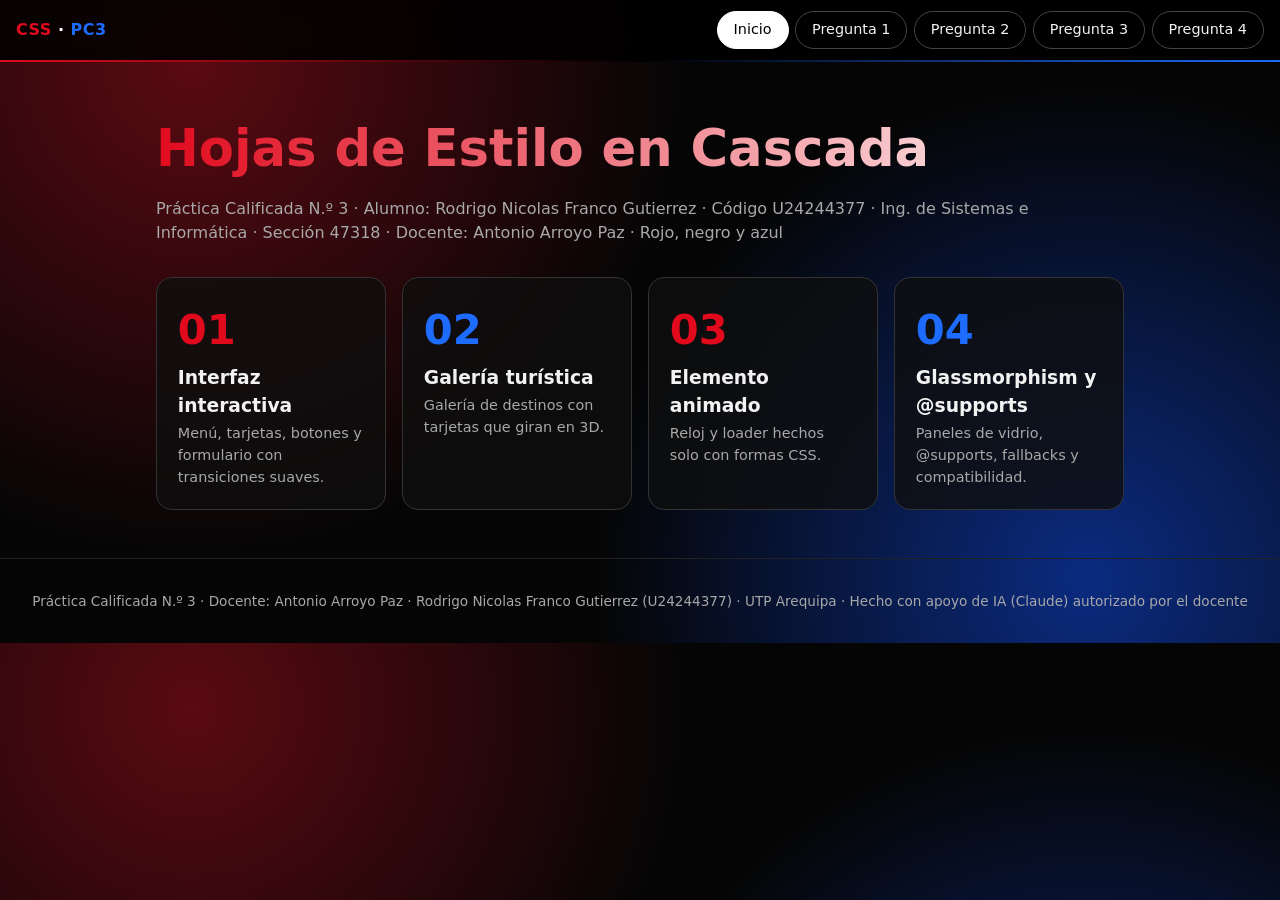
<file: index.html>
<!DOCTYPE html>
<html lang="es"><head><meta charset="utf-8"><meta name="viewport" content="width=device-width, initial-scale=1, viewport-fit=cover"><title>Inicio | PC3 CSS</title><link rel="icon" href="data:image/svg+xml,%3Csvg xmlns='http://www.w3.org/2000/svg' viewBox='0 0 100 100'%3E%3Ctext y='.9em' font-size='90'%3E🎨%3C/text%3E%3C/svg%3E"><link rel="stylesheet" href="base.css"></head>
<body class="home">
<header class="site"><a class="brand" href="index.html"><b>CSS</b> · <i>PC3</i></a><input type="checkbox" id="mn" class="mn-t"><label for="mn" class="burger" aria-label="Abrir menú">☰</label><nav class="menu" aria-label="Principal"><a class="n on" href="index.html">Inicio</a><a class="r" href="pregunta1.html">Pregunta 1</a><a class="b" href="pregunta2.html">Pregunta 2</a><a class="r" href="pregunta3.html">Pregunta 3</a><a class="b" href="pregunta4.html">Pregunta 4</a></nav></header>
<main class="home-in"><h1>Hojas de Estilo en Cascada</h1><p class="sub">Práctica Calificada N.º 3 · Alumno: Rodrigo Nicolas Franco Gutierrez · Código U24244377 · Ing. de Sistemas e Informática · Sección 47318 · Docente: Antonio Arroyo Paz · Rojo, negro y azul</p><div class="hcards"><a class="hcard r" href="pregunta1.html"><div class="n">01</div><h3>Interfaz interactiva</h3><p>Menú, tarjetas, botones y formulario con transiciones suaves.</p></a><a class="hcard b" href="pregunta2.html"><div class="n">02</div><h3>Galería turística</h3><p>Galería de destinos con tarjetas que giran en 3D.</p></a><a class="hcard r" href="pregunta3.html"><div class="n">03</div><h3>Elemento animado</h3><p>Reloj y loader hechos solo con formas CSS.</p></a><a class="hcard b" href="pregunta4.html"><div class="n">04</div><h3>Glassmorphism y @supports</h3><p>Paneles de vidrio, @supports, fallbacks y compatibilidad.</p></a></div></main>
<footer>Práctica Calificada N.º 3 · Docente: Antonio Arroyo Paz · Rodrigo Nicolas Franco Gutierrez (U24244377) · UTP Arequipa · Hecho con apoyo de IA (Claude) autorizado por el docente</footer>
</body></html>
</file>
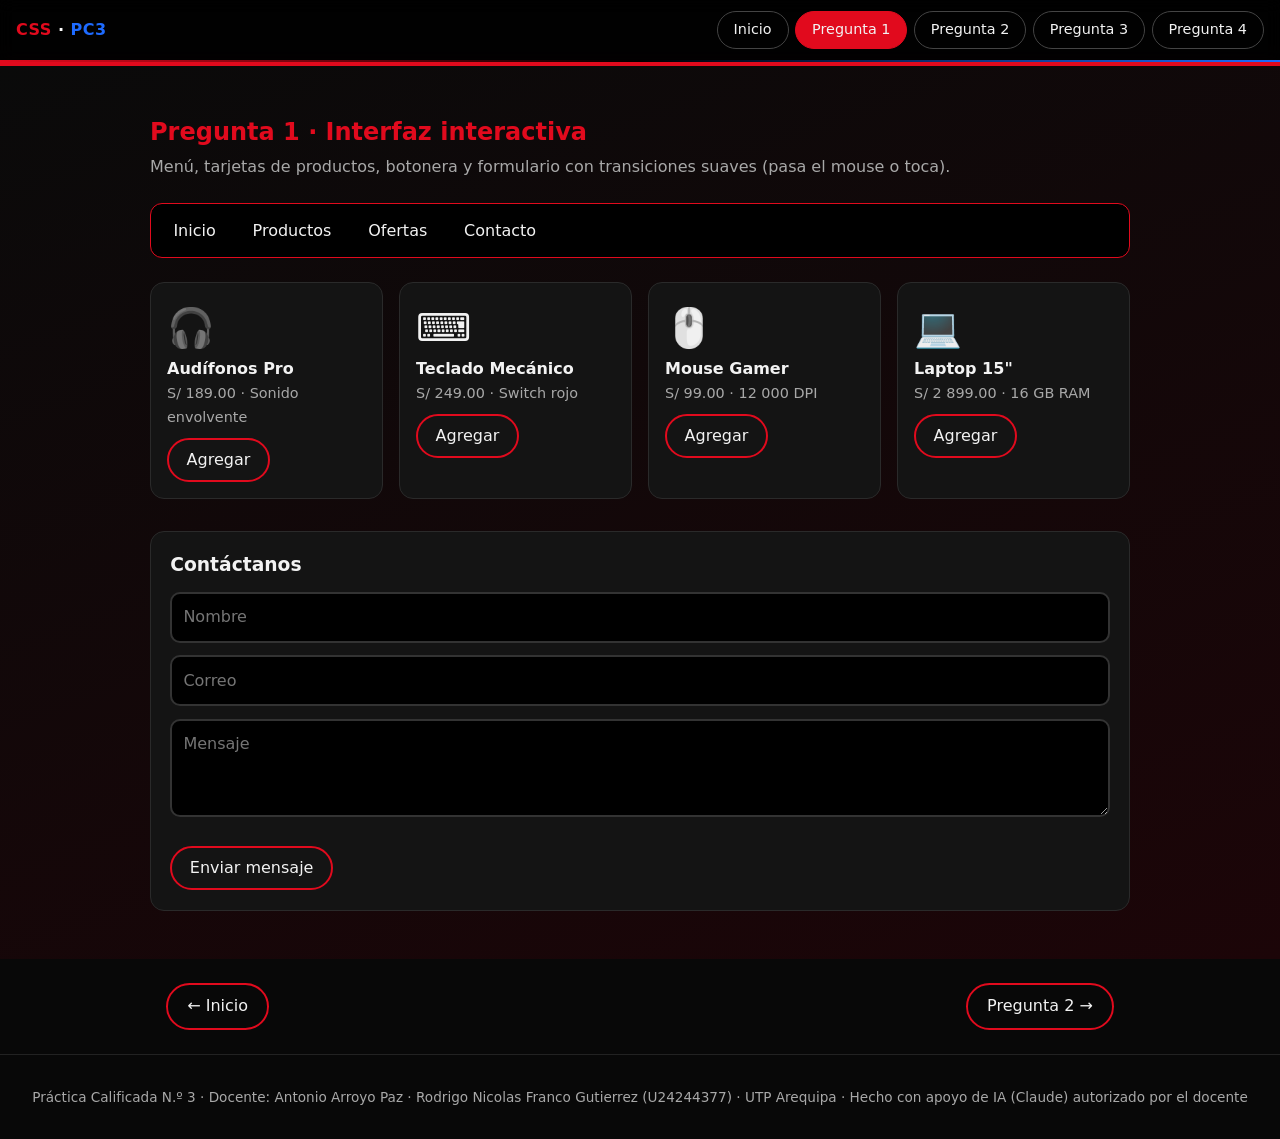
<file: pregunta1.html>
<!DOCTYPE html>
<html lang="es"><head><meta charset="utf-8"><meta name="viewport" content="width=device-width, initial-scale=1, viewport-fit=cover"><title>Pregunta 1 · Interfaz interactiva | PC3 CSS</title><link rel="icon" href="data:image/svg+xml,%3Csvg xmlns='http://www.w3.org/2000/svg' viewBox='0 0 100 100'%3E%3Ctext y='.9em' font-size='90'%3E🛒%3C/text%3E%3C/svg%3E"><link rel="stylesheet" href="base.css"><link rel="stylesheet" href="p1.css"></head>
<body class="rb">
<header class="site"><a class="brand" href="index.html"><b>CSS</b> · <i>PC3</i></a><input type="checkbox" id="mn" class="mn-t"><label for="mn" class="burger" aria-label="Abrir menú">☰</label><nav class="menu" aria-label="Principal"><a class="n" href="index.html">Inicio</a><a class="r on" href="pregunta1.html">Pregunta 1</a><a class="b" href="pregunta2.html">Pregunta 2</a><a class="r" href="pregunta3.html">Pregunta 3</a><a class="b" href="pregunta4.html">Pregunta 4</a></nav></header>
<section class="q rb" id="p1"><div class="in">
  <h2>Pregunta 1 · Interfaz interactiva</h2>
  <p class="lead">Menú, tarjetas de productos, botonera y formulario con transiciones suaves (pasa el mouse o toca).</p>
  <nav class="nav"><a href="#p1">Inicio</a><a href="#p1">Productos</a><a href="#p1">Ofertas</a><a href="#p1">Contacto</a></nav>
  <div class="grid">
    <article class="prod"><div class="ico">🎧</div><b>Audífonos Pro</b><span>S/ 189.00 · Sonido envolvente</span><br><button class="btn">Agregar</button></article>
    <article class="prod"><div class="ico">⌨️</div><b>Teclado Mecánico</b><span>S/ 249.00 · Switch rojo</span><br><button class="btn">Agregar</button></article>
    <article class="prod"><div class="ico">🖱️</div><b>Mouse Gamer</b><span>S/ 99.00 · 12 000 DPI</span><br><button class="btn">Agregar</button></article>
    <article class="prod"><div class="ico">💻</div><b>Laptop 15"</b><span>S/ 2 899.00 · 16 GB RAM</span><br><button class="btn">Agregar</button></article>
  </div>
  <form class="contact" onsubmit="return false">
    <h3>Contáctanos</h3>
    <div class="field"><input type="text" placeholder="Nombre" aria-label="Nombre"></div>
    <div class="field"><input type="email" placeholder="Correo" aria-label="Correo"></div>
    <div class="field"><textarea rows="3" placeholder="Mensaje" aria-label="Mensaje"></textarea></div>
    <div><button class="btn" type="submit">Enviar mensaje</button></div>
  </form>
</div></section>
<div class="pager"><a href="index.html">← Inicio</a><a href="pregunta2.html">Pregunta 2 →</a></div>
<footer>Práctica Calificada N.º 3 · Docente: Antonio Arroyo Paz · Rodrigo Nicolas Franco Gutierrez (U24244377) · UTP Arequipa · Hecho con apoyo de IA (Claude) autorizado por el docente</footer>
</body></html>
</file>
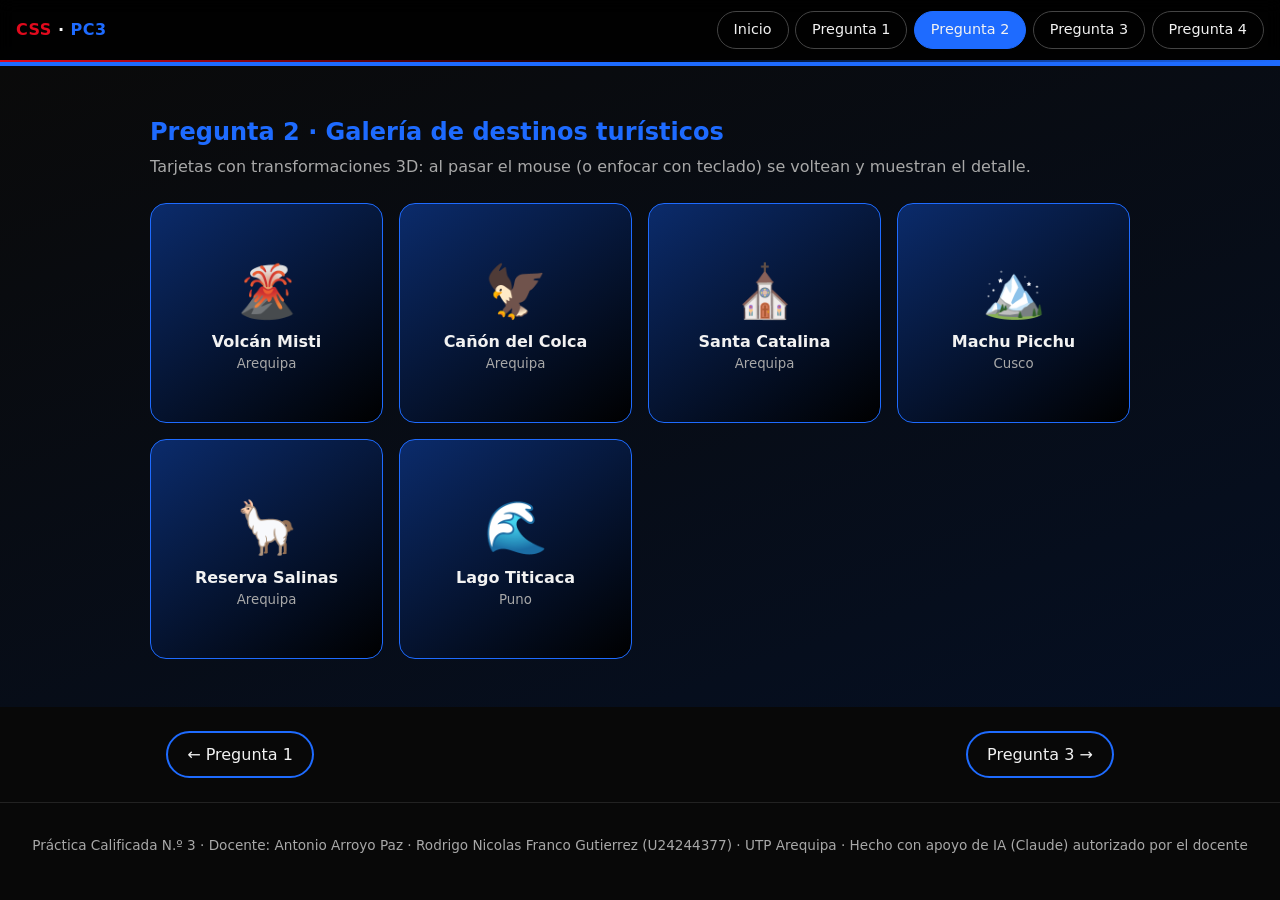
<file: pregunta2.html>
<!DOCTYPE html>
<html lang="es"><head><meta charset="utf-8"><meta name="viewport" content="width=device-width, initial-scale=1, viewport-fit=cover"><title>Pregunta 2 · Galería turística | PC3 CSS</title><link rel="icon" href="data:image/svg+xml,%3Csvg xmlns='http://www.w3.org/2000/svg' viewBox='0 0 100 100'%3E%3Ctext y='.9em' font-size='90'%3E🏔️%3C/text%3E%3C/svg%3E"><link rel="stylesheet" href="base.css"><link rel="stylesheet" href="p2.css"></head>
<body class="bb">
<header class="site"><a class="brand" href="index.html"><b>CSS</b> · <i>PC3</i></a><input type="checkbox" id="mn" class="mn-t"><label for="mn" class="burger" aria-label="Abrir menú">☰</label><nav class="menu" aria-label="Principal"><a class="n" href="index.html">Inicio</a><a class="r" href="pregunta1.html">Pregunta 1</a><a class="b on" href="pregunta2.html">Pregunta 2</a><a class="r" href="pregunta3.html">Pregunta 3</a><a class="b" href="pregunta4.html">Pregunta 4</a></nav></header>
<section class="q bb" id="p2"><div class="in">
  <h2>Pregunta 2 · Galería de destinos turísticos</h2>
  <p class="lead">Tarjetas con transformaciones 3D: al pasar el mouse (o enfocar con teclado) se voltean y muestran el detalle.</p>
  <div class="grid">
    <div class="card" tabindex="0"><div class="inner"><div class="face front"><div class="e">🌋</div><b>Volcán Misti</b><small>Arequipa</small></div><div class="face back"><b>Volcán Misti</b><p>Símbolo de la ciudad blanca, 5 822 m s. n. m.</p></div></div></div>
    <div class="card" tabindex="0"><div class="inner"><div class="face front"><div class="e">🦅</div><b>Cañón del Colca</b><small>Arequipa</small></div><div class="face back"><b>Cañón del Colca</b><p>Hogar del cóndor andino, uno de los más profundos del mundo.</p></div></div></div>
    <div class="card" tabindex="0"><div class="inner"><div class="face front"><div class="e">⛪</div><b>Santa Catalina</b><small>Arequipa</small></div><div class="face back"><b>Monasterio de Santa Catalina</b><p>Ciudadela religiosa de sillar con calles de colores.</p></div></div></div>
    <div class="card" tabindex="0"><div class="inner"><div class="face front"><div class="e">🏔️</div><b>Machu Picchu</b><small>Cusco</small></div><div class="face back"><b>Machu Picchu</b><p>Ciudadela inca, maravilla del mundo moderno.</p></div></div></div>
    <div class="card" tabindex="0"><div class="inner"><div class="face front"><div class="e">🦙</div><b>Reserva Salinas</b><small>Arequipa</small></div><div class="face back"><b>Salinas y Aguada Blanca</b><p>Vicuñas, lagunas y paisajes altoandinos.</p></div></div></div>
    <div class="card" tabindex="0"><div class="inner"><div class="face front"><div class="e">🌊</div><b>Lago Titicaca</b><small>Puno</small></div><div class="face back"><b>Lago Titicaca</b><p>El lago navegable más alto del mundo.</p></div></div></div>
  </div>
</div></section>
<div class="pager"><a href="pregunta1.html">← Pregunta 1</a><a href="pregunta3.html">Pregunta 3 →</a></div>
<footer>Práctica Calificada N.º 3 · Docente: Antonio Arroyo Paz · Rodrigo Nicolas Franco Gutierrez (U24244377) · UTP Arequipa · Hecho con apoyo de IA (Claude) autorizado por el docente</footer>
</body></html>
</file>
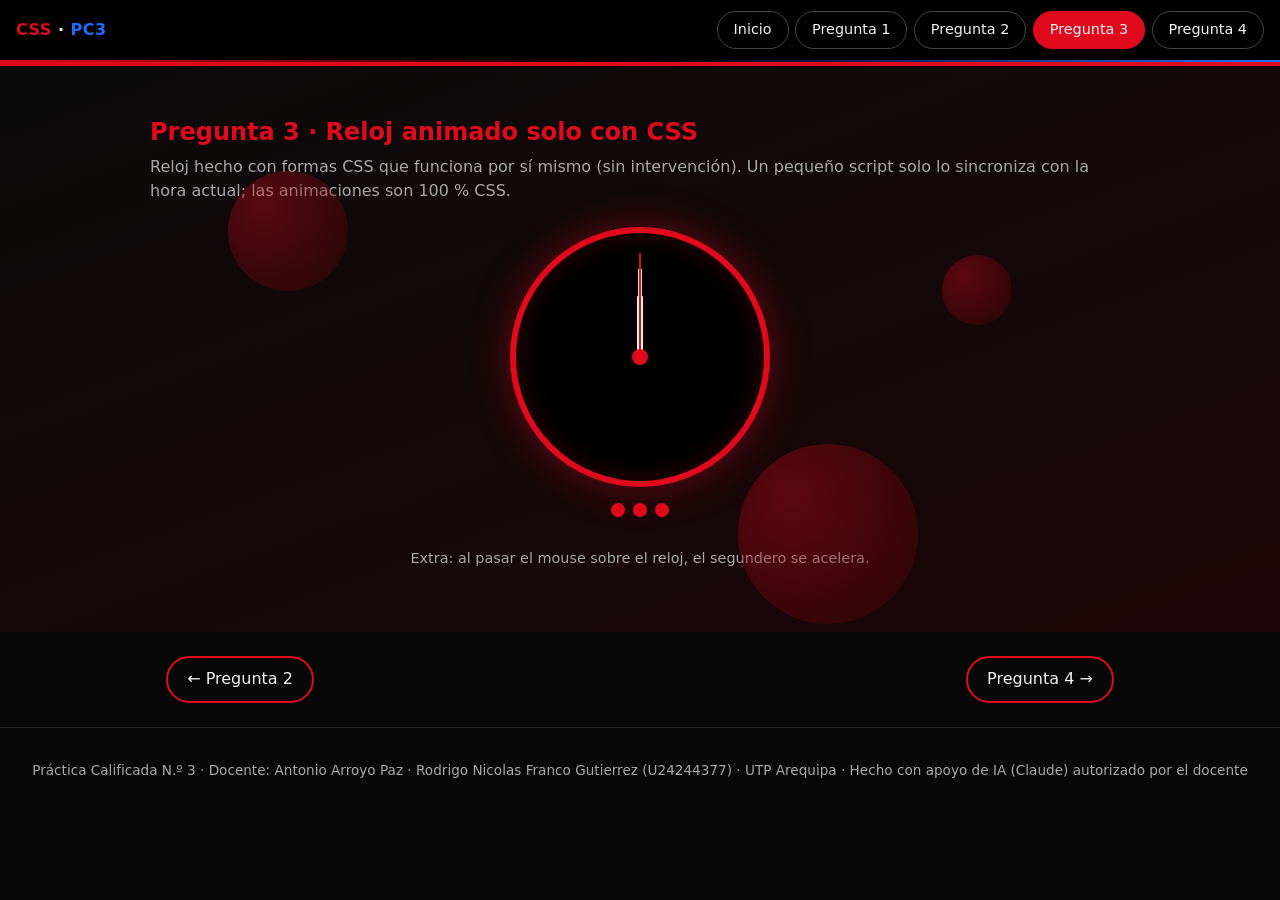
<file: pregunta3.html>
<!DOCTYPE html>
<html lang="es"><head><meta charset="utf-8"><meta name="viewport" content="width=device-width, initial-scale=1, viewport-fit=cover"><title>Pregunta 3 · Elemento animado | PC3 CSS</title><link rel="icon" href="data:image/svg+xml,%3Csvg xmlns='http://www.w3.org/2000/svg' viewBox='0 0 100 100'%3E%3Ctext y='.9em' font-size='90'%3E⏰%3C/text%3E%3C/svg%3E"><link rel="stylesheet" href="base.css"><link rel="stylesheet" href="p3.css"></head>
<body class="rb">
<header class="site"><a class="brand" href="index.html"><b>CSS</b> · <i>PC3</i></a><input type="checkbox" id="mn" class="mn-t"><label for="mn" class="burger" aria-label="Abrir menú">☰</label><nav class="menu" aria-label="Principal"><a class="n" href="index.html">Inicio</a><a class="r" href="pregunta1.html">Pregunta 1</a><a class="b" href="pregunta2.html">Pregunta 2</a><a class="r on" href="pregunta3.html">Pregunta 3</a><a class="b" href="pregunta4.html">Pregunta 4</a></nav></header>
<section class="q rb" id="p3"><div class="in">
  <div class="orb"></div><div class="orb"></div><div class="orb"></div>
  <h2>Pregunta 3 · Reloj animado solo con CSS</h2>
  <p class="lead">Reloj hecho con formas CSS que funciona por sí mismo (sin intervención). Un pequeño script solo lo sincroniza con la hora actual; las animaciones son 100 % CSS.</p>
  <div class="stage">
    <div class="clock" id="clock"><div class="ticks"></div><div class="hand h-h"></div><div class="hand h-m"></div><div class="hand h-s"></div><div class="dot"></div></div>
    <div class="loader" aria-hidden="true"><i></i><i></i><i></i></div>
    <p class="hint">Extra: al pasar el mouse sobre el reloj, el segundero se acelera.</p>
  </div>
</div></section>
<div class="pager"><a href="pregunta2.html">← Pregunta 2</a><a href="pregunta4.html">Pregunta 4 →</a></div>
<footer>Práctica Calificada N.º 3 · Docente: Antonio Arroyo Paz · Rodrigo Nicolas Franco Gutierrez (U24244377) · UTP Arequipa · Hecho con apoyo de IA (Claude) autorizado por el docente</footer>
<script>
/* Sincroniza el reloj con la hora actual (solo desplaza el inicio de las animaciones CSS) */
(function(){
  var d=new Date(),s=d.getSeconds(),m=d.getMinutes()*60+s,h=(d.getHours()%12)*3600+m;
  var c=document.getElementById('clock');
  c.querySelector('.h-s').style.animationDelay=-s+'s';
  c.querySelector('.h-m').style.animationDelay=-m+'s';
  c.querySelector('.h-h').style.animationDelay=-h+'s';
})();
</script>
</body></html>
</file>
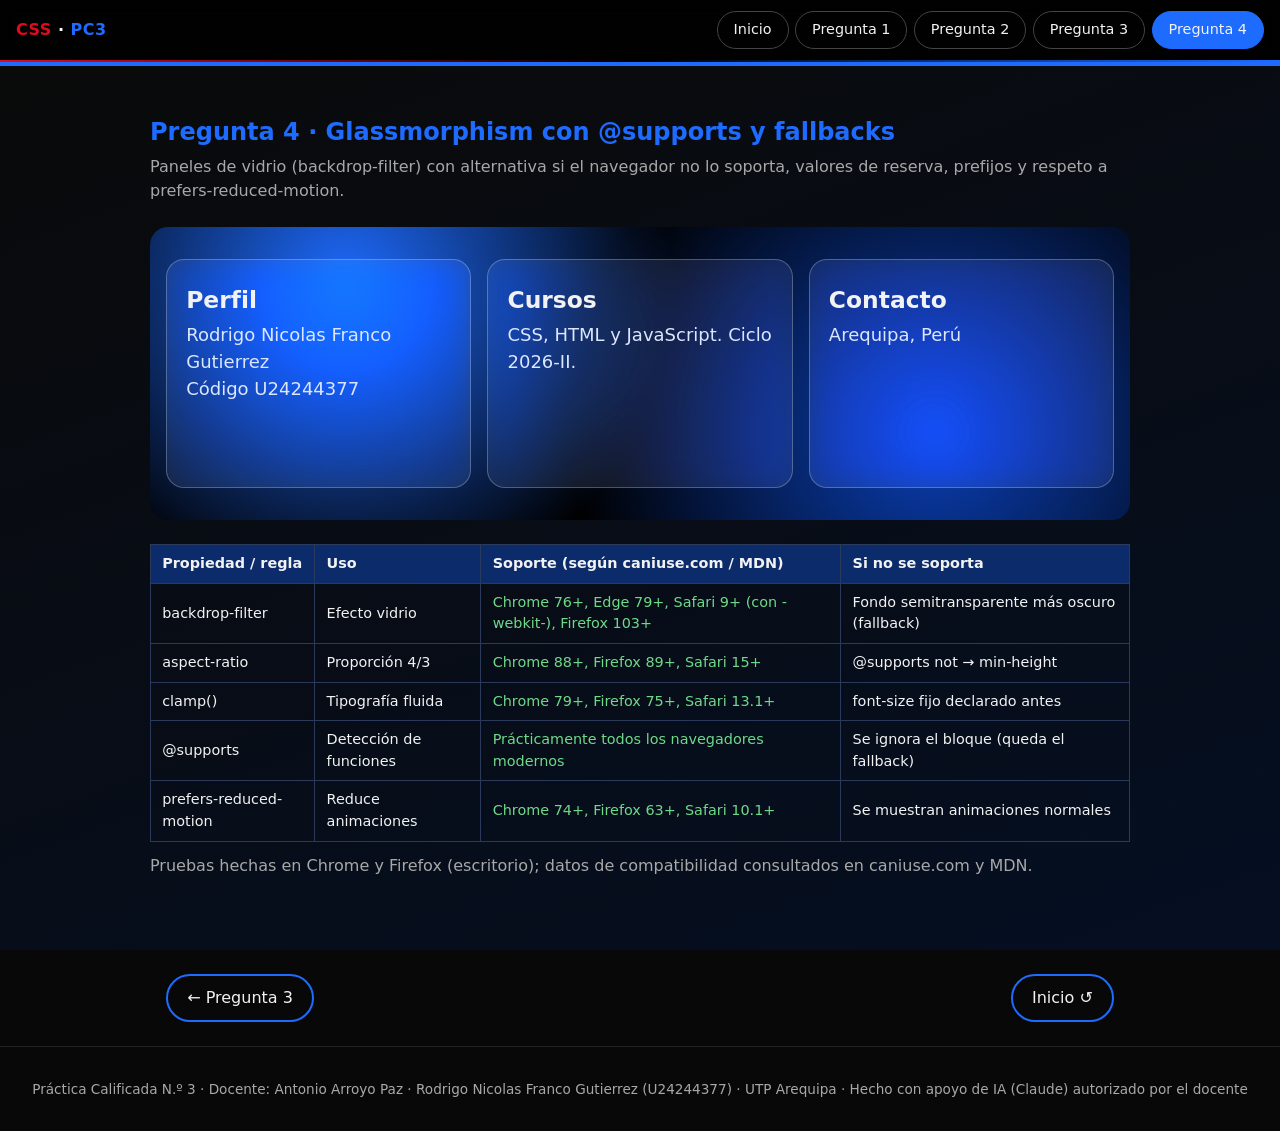
<file: pregunta4.html>
<!DOCTYPE html>
<html lang="es"><head><meta charset="utf-8"><meta name="viewport" content="width=device-width, initial-scale=1, viewport-fit=cover"><title>Pregunta 4 · Glassmorphism y @supports | PC3 CSS</title><link rel="icon" href="data:image/svg+xml,%3Csvg xmlns='http://www.w3.org/2000/svg' viewBox='0 0 100 100'%3E%3Ctext y='.9em' font-size='90'%3E🪟%3C/text%3E%3C/svg%3E"><link rel="stylesheet" href="base.css"><link rel="stylesheet" href="p4.css"></head>
<body class="bb">
<header class="site"><a class="brand" href="index.html"><b>CSS</b> · <i>PC3</i></a><input type="checkbox" id="mn" class="mn-t"><label for="mn" class="burger" aria-label="Abrir menú">☰</label><nav class="menu" aria-label="Principal"><a class="n" href="index.html">Inicio</a><a class="r" href="pregunta1.html">Pregunta 1</a><a class="b" href="pregunta2.html">Pregunta 2</a><a class="r" href="pregunta3.html">Pregunta 3</a><a class="b on" href="pregunta4.html">Pregunta 4</a></nav></header>
<section class="q bb" id="p4"><div class="in">
  <h2>Pregunta 4 · Glassmorphism con @supports y fallbacks</h2>
  <p class="lead">Paneles de vidrio (backdrop-filter) con alternativa si el navegador no lo soporta, valores de reserva, prefijos y respeto a prefers-reduced-motion.</p>
  <div class="glass-wrap"><div class="grid">
    <div class="glass"><h3>Perfil</h3><p>Rodrigo Nicolas Franco Gutierrez<br>Código U24244377</p></div>
    <div class="glass"><h3>Cursos</h3><p>CSS, HTML y JavaScript. Ciclo 2026-II.</p></div>
    <div class="glass"><h3>Contacto</h3><p>Arequipa, Perú</p></div>
  </div></div>
  <table>
    <tr><th>Propiedad / regla</th><th>Uso</th><th>Soporte (según caniuse.com / MDN)</th><th>Si no se soporta</th></tr>
    <tr><td>backdrop-filter</td><td>Efecto vidrio</td><td class="ok">Chrome 76+, Edge 79+, Safari 9+ (con -webkit-), Firefox 103+</td><td>Fondo semitransparente más oscuro (fallback)</td></tr>
    <tr><td>aspect-ratio</td><td>Proporción 4/3</td><td class="ok">Chrome 88+, Firefox 89+, Safari 15+</td><td>@supports not → min-height</td></tr>
    <tr><td>clamp()</td><td>Tipografía fluida</td><td class="ok">Chrome 79+, Firefox 75+, Safari 13.1+</td><td>font-size fijo declarado antes</td></tr>
    <tr><td>@supports</td><td>Detección de funciones</td><td class="ok">Prácticamente todos los navegadores modernos</td><td>Se ignora el bloque (queda el fallback)</td></tr>
    <tr><td>prefers-reduced-motion</td><td>Reduce animaciones</td><td class="ok">Chrome 74+, Firefox 63+, Safari 10.1+</td><td>Se muestran animaciones normales</td></tr>
  </table>
  <p class="lead" style="margin-top:.8rem">Pruebas hechas en Chrome y Firefox (escritorio); datos de compatibilidad consultados en caniuse.com y MDN.</p>
</div></section>
<div class="pager"><a href="pregunta3.html">← Pregunta 3</a><a href="index.html">Inicio ↺</a></div>
<footer>Práctica Calificada N.º 3 · Docente: Antonio Arroyo Paz · Rodrigo Nicolas Franco Gutierrez (U24244377) · UTP Arequipa · Hecho con apoyo de IA (Claude) autorizado por el docente</footer>
</body></html>
</file>
<file: base.css>
/* ===== Base ===== */
:root{color-scheme:dark;--red:#e10a1d;--blue:#1e6bff;--black:#080808;--panel:#141414;--text:#f2f2f2;--muted:#a8a8a8;
box-sizing:border-box;padding-top:env(safe-area-inset-top,0px);padding-bottom:env(safe-area-inset-bottom,0px)}
*,*::before,*::after{box-sizing:inherit}
html{scroll-behavior:smooth;scroll-padding-top:calc(env(safe-area-inset-top,0px) + 60px)}
body{margin:0;background:var(--black);color:var(--text);font-family:system-ui,-apple-system,"Segoe UI",Roboto,sans-serif;line-height:1.5}
@media (prefers-reduced-motion:reduce){html{scroll-behavior:auto}}
.top{position:sticky;top:env(safe-area-inset-top,0px);z-index:20;display:flex;gap:.5rem;flex-wrap:wrap;justify-content:center;padding:.6rem;background:#000c;border-bottom:1px solid #333}
.top a{color:var(--text);text-decoration:none;font-size:.85rem;padding:.35rem .8rem;border-radius:99px;border:1px solid #444;transition:.25s}
.top a:nth-child(odd):hover{background:var(--red);border-color:var(--red)}
.top a:nth-child(even):hover{background:var(--blue);border-color:var(--blue)}
header.hero{text-align:center;padding:2.5rem 1rem 1rem}
header.hero h1{margin:0;font-size:clamp(1.4rem,4vw,2.2rem)}
header.hero p{margin:.3rem 0 0;color:var(--muted);font-size:.9rem}
section.q{padding:3rem 1rem;border-top:4px solid var(--a);position:relative;overflow:hidden}
section.q>.in{max-width:980px;margin:auto;position:relative;z-index:1}
.q h2{margin:0 0 .3rem;color:var(--a)}
.q .lead{color:var(--muted);margin:0 0 1.5rem}
.rb{--a:var(--red);background:linear-gradient(160deg,#0a0a0a,#1c0508)}
.bb{--a:var(--blue);background:linear-gradient(160deg,#0a0a0a,#050f22)}
.grid{display:grid;grid-template-columns:repeat(auto-fit,minmax(210px,1fr));gap:1rem}


/* ===== Header profesional ===== */
.site{position:sticky;top:env(safe-area-inset-top,0px);z-index:30;display:flex;align-items:center;justify-content:space-between;gap:1rem;padding:.7rem 1rem;background:#000d;-webkit-backdrop-filter:blur(8px);backdrop-filter:blur(8px);border-bottom:2px solid;border-image:linear-gradient(90deg,var(--red),#000,var(--blue)) 1}
.brand{font-weight:800;color:#fff;text-decoration:none;letter-spacing:.5px}
.brand b{color:var(--red)}.brand i{color:var(--blue);font-style:normal}
.menu{display:flex;gap:.4rem;flex-wrap:wrap}
.menu a{color:var(--text);text-decoration:none;font-size:.9rem;padding:.45rem 1rem;border-radius:99px;border:1px solid #444;transition:background .3s,border-color .3s,transform .2s}
.menu a:hover{transform:translateY(-2px)}
.menu a.r:hover,.menu a.r.on{background:var(--red);border-color:var(--red)}
.menu a.b:hover,.menu a.b.on{background:var(--blue);border-color:var(--blue)}
.menu a.n:hover,.menu a.n.on{background:#fff;color:#000;border-color:#fff}
.menu a:focus-visible,.pager a:focus-visible,.hcard:focus-visible{outline:3px solid #fff;outline-offset:2px}
.mn-t{display:none}.burger{display:none;cursor:pointer;font-size:1.6rem;line-height:1}
@media (max-width:760px){.burger{display:block}
.menu{display:none;position:absolute;left:0;right:0;top:100%;flex-direction:column;background:#000;padding:.8rem 1rem;border-bottom:2px solid var(--a,var(--red))}
.mn-t:checked~.menu{display:flex}}
body.rb,body.bb{background:var(--black)}
.pager{display:flex;justify-content:space-between;gap:1rem;max-width:980px;margin:0 auto;padding:1.5rem 1rem}
.pager a{color:var(--text);text-decoration:none;border:2px solid var(--a);padding:.6rem 1.2rem;border-radius:99px;transition:background .3s,transform .2s}
.pager a:hover{background:var(--a);transform:translateY(-2px)}
/* ===== Inicio ===== */
body.home{background:radial-gradient(circle at 15% 10%,#5a0a12,transparent 40%),radial-gradient(circle at 85% 90%,#0b2b80,transparent 40%),#050505}
.home-in{max-width:1000px;margin:auto;padding:3rem 1rem}
.home h1{font-size:clamp(1.8rem,6vw,3.2rem);margin:0;background:linear-gradient(90deg,var(--red),#fff,var(--blue),var(--red));background-size:300% 100%;-webkit-background-clip:text;background-clip:text;color:transparent;animation:flow 8s linear infinite}
@keyframes flow{to{background-position:300% 0}}
.home .sub{color:var(--muted);margin:.6rem 0 2rem}
.hcards{display:grid;grid-template-columns:repeat(auto-fit,minmax(230px,1fr));gap:1rem}
.hcard{display:block;text-decoration:none;color:var(--text);background:#0e0e0ecc;border:1px solid #333;border-radius:16px;padding:1.3rem;transition:transform .35s,box-shadow .35s,border-color .35s}
.hcard.r{--a:var(--red)}.hcard.b{--a:var(--blue)}
.hcard:hover{transform:translateY(-8px);border-color:var(--a);box-shadow:0 14px 34px color-mix(in srgb,var(--a) 45%,transparent)}
.hcard .n{font-size:2.6rem;font-weight:800;color:var(--a)}
.hcard h3{margin:.2rem 0}.hcard p{margin:0;color:var(--muted);font-size:.9rem}
@media (prefers-reduced-motion:reduce){.home h1{animation:none}}
footer{text-align:center;padding:2rem 1rem;color:var(--muted);font-size:.85rem;border-top:1px solid #222}
</file>
<file: p1.css>
.nav{display:flex;gap:.3rem;flex-wrap:wrap;background:#000;border:1px solid var(--a);border-radius:12px;padding:.4rem;margin-bottom:1.5rem}
.nav a{position:relative;color:var(--text);text-decoration:none;padding:.5rem 1rem;border-radius:8px;transition:background .3s,color .3s,transform .3s}
.nav a::after{content:"";position:absolute;left:1rem;right:1rem;bottom:.25rem;height:2px;background:var(--a);transform:scaleX(0);transition:transform .3s}
.nav a:hover{background:#2a0a0d;transform:translateY(-2px)}
.nav a:hover::after{transform:scaleX(1)}
.prod{background:var(--panel);border:1px solid #2a2a2a;border-radius:14px;padding:1rem;transition:transform .35s,box-shadow .35s,border-color .35s}
.prod:hover{transform:translateY(-8px);box-shadow:0 12px 28px #e10a1d55;border-color:var(--a)}
.prod .ico{font-size:2.4rem;transition:transform .4s}
.prod:hover .ico{transform:scale(1.25) rotate(-8deg)}
.prod b{display:block}.prod span{color:var(--muted);font-size:.9rem}
.btn{margin-top:.6rem;cursor:pointer;border:2px solid var(--a);background:transparent;color:var(--text);padding:.5rem 1.1rem;border-radius:99px;font:inherit;position:relative;overflow:hidden;z-index:0;transition:color .35s,transform .2s}
.btn::before{content:"";position:absolute;inset:0;background:var(--a);transform:translateX(-101%);transition:transform .35s;z-index:-1}
.btn:hover::before,.btn:focus-visible::before{transform:translateX(0)}
.btn:active{transform:scale(.94)}
form.contact{margin-top:2rem;background:var(--panel);border:1px solid #2a2a2a;border-radius:14px;padding:1.2rem;display:grid;gap:.8rem}
form.contact h3{margin:0}
.field{position:relative}
.field input,.field textarea{width:100%;background:#000;border:2px solid #333;border-radius:10px;color:var(--text);padding:.7rem;font:inherit;transition:border-color .3s,box-shadow .3s}
.field input:focus,.field textarea:focus{outline:none;border-color:var(--a);box-shadow:0 0 0 4px #e10a1d33}

@media (prefers-reduced-motion:reduce){.prod,.btn::before,.nav a,.card .inner,.menu a,.hcard{transition:none!important}}
</file>
<file: p2.css>
.card{perspective:900px;height:220px;cursor:pointer}
.card .face{position:absolute;inset:0;border-radius:16px;backface-visibility:hidden;-webkit-backface-visibility:hidden;display:flex;flex-direction:column;align-items:center;justify-content:center;text-align:center;padding:1rem;transition:transform .7s}
.card .inner{position:relative;height:100%;transform-style:preserve-3d;transition:transform .7s}
.card:hover .inner,.card:focus-within .inner{transform:rotateY(180deg)}
.card .front{background:linear-gradient(145deg,#0b2b6b,#000);border:1px solid var(--a)}
.card .front .e{font-size:3.2rem;transition:transform .5s}
.card:hover .front .e{transform:scale(1.2)}
.card .back{background:var(--a);color:#000;transform:rotateY(180deg)}
.card .back p{margin:.4rem 0 0;font-size:.9rem}
.card .back b{font-size:1.1rem}
.card .front small{color:var(--muted)}

@media (prefers-reduced-motion:reduce){.prod,.btn::before,.nav a,.card .inner,.menu a,.hcard{transition:none!important}}
</file>
<file: p3.css>
.orb{position:absolute;border-radius:50%;background:radial-gradient(circle at 30% 30%,var(--a),#400);opacity:.35;animation:float 9s ease-in-out infinite}
.orb:nth-child(1){width:120px;height:120px;left:8%;top:12%}
.orb:nth-child(2){width:70px;height:70px;right:12%;top:30%;animation-duration:6s;animation-delay:-2s}
.orb:nth-child(3){width:180px;height:180px;left:60%;bottom:-40px;animation-duration:12s;animation-delay:-5s}
@keyframes float{0%,100%{transform:translate(0,0) scale(1)}50%{transform:translate(20px,-35px) scale(1.15)}}
.stage{display:flex;flex-direction:column;align-items:center;gap:1rem}
.clock{position:relative;width:min(260px,70vw);aspect-ratio:1;border-radius:50%;background:#000;border:6px solid var(--a);box-shadow:0 0 40px #e10a1d66,inset 0 0 30px #e10a1d33;animation:pulse 3s ease-in-out infinite}
@keyframes pulse{50%{box-shadow:0 0 70px #e10a1daa,inset 0 0 30px #e10a1d55}}
.clock .ticks{position:absolute;inset:6px;border-radius:50%;background:repeating-conic-gradient(var(--text) 0 1.5deg,transparent 1.5deg 30deg);-webkit-mask:radial-gradient(circle,transparent 84%,#000 85%);mask:radial-gradient(circle,transparent 84%,#000 85%)}
.hand{position:absolute;left:50%;bottom:50%;transform-origin:50% 100%;border-radius:4px;animation:spin linear infinite}
.h-h{width:6px;height:25%;margin-left:-3px;background:var(--text);animation-duration:43200s}
.h-m{width:4px;height:36%;margin-left:-2px;background:var(--text);animation-duration:3600s}
.h-s{width:2px;height:42%;margin-left:-1px;background:var(--a);animation-duration:60s;animation-timing-function:steps(60)}
@keyframes spin{to{transform:rotate(360deg)}}
.dot{position:absolute;left:50%;top:50%;width:16px;height:16px;margin:-8px;border-radius:50%;background:var(--a)}
.hint{color:var(--muted);font-size:.9rem;text-align:center}
.loader{display:flex;gap:8px}
.loader i{width:14px;height:14px;border-radius:50%;background:var(--a);animation:bounce 1s ease-in-out infinite}
.loader i:nth-child(2){animation-delay:.15s}.loader i:nth-child(3){animation-delay:.3s}
@keyframes bounce{0%,80%,100%{transform:translateY(0);opacity:.4}40%{transform:translateY(-18px);opacity:1}}
.clock:hover .h-s{animation-duration:6s}
@media (prefers-reduced-motion:reduce){.orb,.clock,.loader i{animation:none}.hand{animation-duration:0s}.card .inner,.prod,.btn::before{transition:none}}
</file>
<file: p4.css>
.glass-wrap{position:relative;padding:2rem 1rem;border-radius:18px;background:
  radial-gradient(circle at 20% 20%,#1e6bff 0,transparent 40%),
  radial-gradient(circle at 80% 70%,#0a3fb5 0,transparent 45%),#000}
.glass{background:rgba(20,30,60,.9);                    /* fallback: color sólido */
  border:1px solid rgba(255,255,255,.25);border-radius:18px;padding:1.2rem;
  font-size:1.1rem;                                      /* fallback de clamp() */
  font-size:clamp(1rem,2.2vw,1.25rem);                   /* estándar al final */
  aspect-ratio:4/3}
@supports ((-webkit-backdrop-filter:blur(1px)) or (backdrop-filter:blur(1px))){
  .glass{background:rgba(255,255,255,.08);
    -webkit-backdrop-filter:blur(14px) saturate(160%);   /* prefijo de proveedor */
    backdrop-filter:blur(14px) saturate(160%)}           /* estándar al final */
}
@supports not (aspect-ratio:1){.glass{min-height:170px}}
.glass{transition:transform .5s,box-shadow .5s;animation:drift 6s ease-in-out infinite}
.glass:nth-child(2){animation-delay:-2s}.glass:nth-child(3){animation-delay:-4s}
.glass:hover{transform:translateY(-6px) scale(1.03);box-shadow:0 10px 30px #1e6bff77}
@keyframes drift{50%{transform:translateY(-8px)}}
@media (prefers-reduced-motion:reduce){.glass{animation:none;transition:none}.glass:hover{transform:none}}
.glass h3{margin:.2rem 0}.glass p{margin:0;color:#dbe6ff;font-size:.9em}
table{width:100%;border-collapse:collapse;margin-top:1.5rem;font-size:.9rem;display:block;overflow-x:auto}
th,td{border:1px solid #2b3a5a;padding:.5rem .7rem;text-align:left}
th{background:#0b2b6b}
td.ok{color:#6fd98a}td.pre{color:#ffcf5c}
</file>
